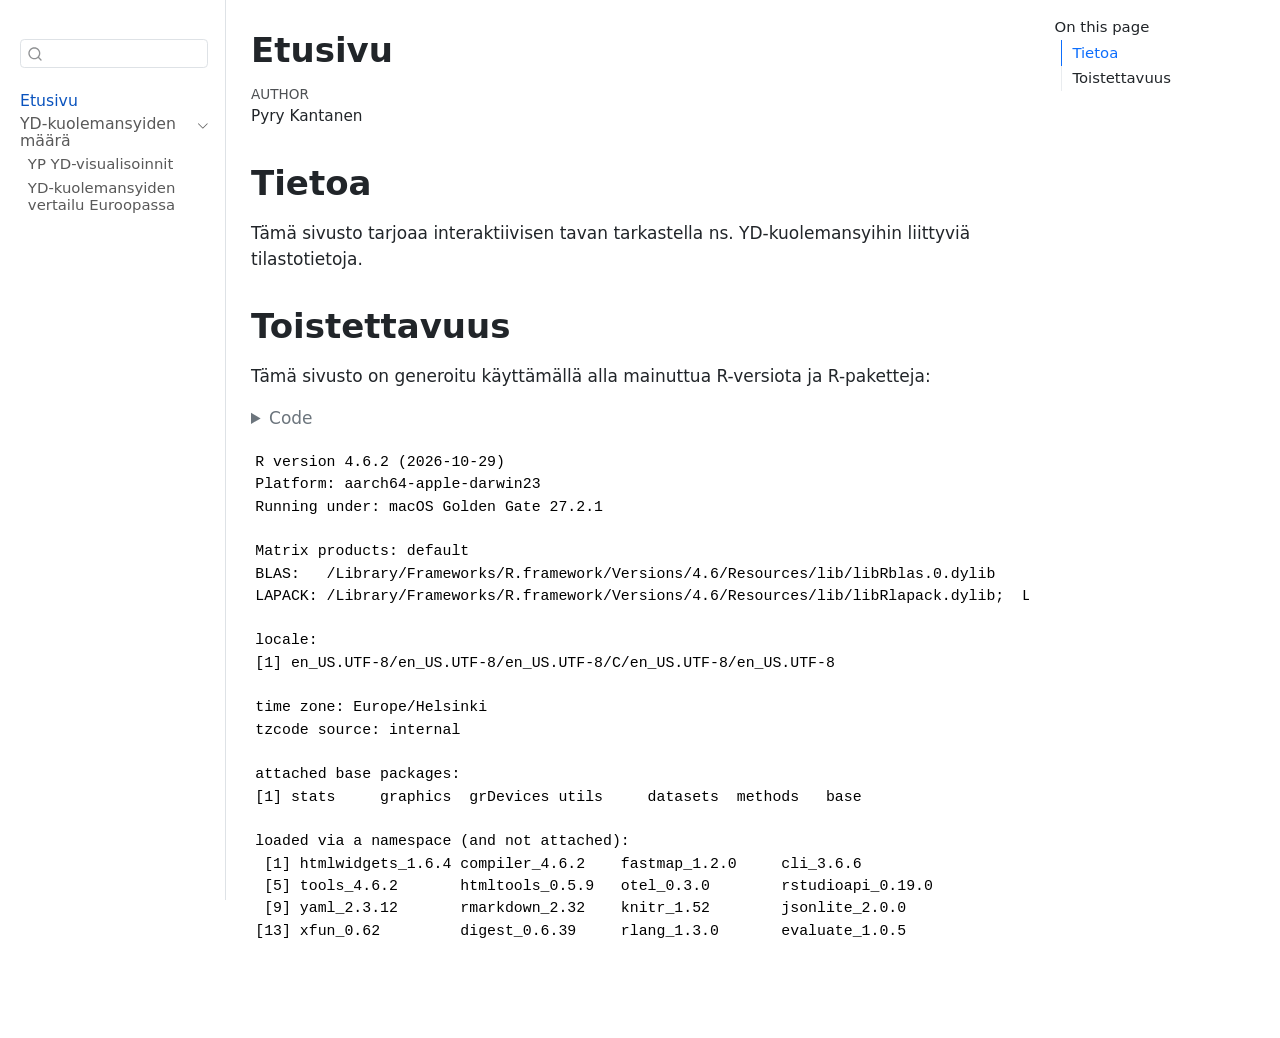
<file: docs/index.html>
<!DOCTYPE html>
<html xmlns="http://www.w3.org/1999/xhtml" lang="en" xml:lang="en"><head>

<meta charset="utf-8">
<meta name="generator" content="quarto-1.10.19">

<meta name="viewport" content="width=device-width, initial-scale=1.0, user-scalable=yes">

<meta name="author" content="Pyry Kantanen">

<title>Etusivu</title>
<style>
/* Default styles provided by pandoc.
** See https://pandoc.org/MANUAL.html#variables-for-html for config info.
*/
span.smallcaps{font-variant: small-caps;}
div.columns{display: flex; gap: 1.5em;}
div.column{flex: auto;}
@media screen {
div.columns{gap: min(4vw, 1.5em);}
div.column{overflow-x: auto;}
}
div.hanging-indent{margin-left: 1.5em; text-indent: -1.5em;}
ul.task-list{list-style: none;}
ul.task-list li input[type="checkbox"] {
  width: 0.8em;
  margin: 0 0.8em 0.2em -1em; /* quarto-specific, see https://github.com/quarto-dev/quarto-cli/issues/4556 */ 
  vertical-align: middle;
}
/* CSS for syntax highlighting */
html { -webkit-text-size-adjust: 100%; }
pre > code.sourceCode { white-space: pre; position: relative; }
pre > code.sourceCode > span { display: inline-block; line-height: 1.25; }
pre > code.sourceCode > span:empty { height: 1.2em; }
.sourceCode { overflow: visible; }
code.sourceCode > span { color: inherit; text-decoration: inherit; }
div.sourceCode { margin: 1em 0; }
pre.sourceCode { margin: 0; }
@media screen {
div.sourceCode { overflow: auto; }
}
@media print {
pre > code.sourceCode { white-space: pre-wrap; }
pre > code.sourceCode > span { text-indent: -5em; padding-left: 5em; }
}
pre.numberSource code
  { counter-reset: source-line 0; }
pre.numberSource code > span
  { position: relative; left: -4em; counter-increment: source-line; }
pre.numberSource code > span > a:first-child::before
  { content: counter(source-line);
    position: relative; left: -1em; text-align: right; vertical-align: baseline;
    border: none; display: inline-block;
    -webkit-touch-callout: none; -webkit-user-select: none;
    -khtml-user-select: none; -moz-user-select: none;
    -ms-user-select: none; user-select: none;
    padding: 0 4px; width: 4em;
  }
pre.numberSource { margin-left: 3em;  padding-left: 4px; }
div.sourceCode
  {   }
@media screen {
pre > code.sourceCode > span > a:first-child::before { text-decoration: underline; }
}
</style>


<script src="site_libs/quarto-nav/quarto-nav.js"></script>
<script src="site_libs/quarto-nav/headroom.min.js"></script>
<script src="site_libs/clipboard/clipboard.min.js"></script>
<script src="site_libs/quarto-search/autocomplete.umd.js"></script>
<script src="site_libs/quarto-search/fuse.min.js"></script>
<script src="site_libs/quarto-search/quarto-search.js"></script>
<meta name="quarto:offset" content="./">
<script src="site_libs/quarto-html/quarto.js" type="module"></script>
<script src="site_libs/quarto-html/tabsets/tabsets.js" type="module"></script>
<script src="site_libs/quarto-html/popper.min.js"></script>
<script src="site_libs/quarto-html/tippy.umd.min.js"></script>
<script src="site_libs/quarto-html/anchor.min.js"></script>
<link href="site_libs/quarto-html/tippy.css" rel="stylesheet">
<link href="site_libs/quarto-html/quarto-syntax-highlighting-bf27225e3a48a9273f3daa8f8e829971.css" rel="stylesheet" id="quarto-text-highlighting-styles">
<script src="site_libs/bootstrap/bootstrap.min.js"></script>
<link href="site_libs/bootstrap/bootstrap-icons.css" rel="stylesheet">
<link href="site_libs/bootstrap/bootstrap-3b78806efc01d56b01164baa91bd1ed1.min.css" rel="stylesheet" append-hash="true" id="quarto-bootstrap" data-mode="light">
<script id="quarto-search-options" type="application/json">{
  "location": "sidebar",
  "copy-button": false,
  "collapse-after": 3,
  "panel-placement": "start",
  "type": "textbox",
  "limit": 50,
  "keyboard-shortcut": [
    "f",
    "/",
    "s"
  ],
  "show-item-context": false,
  "language": {
    "search-no-results-text": "No results",
    "search-matching-documents-text": "matching documents",
    "search-copy-link-title": "Copy link to search",
    "search-hide-matches-text": "Hide additional matches",
    "search-more-match-text": "more match in this document",
    "search-more-matches-text": "more matches in this document",
    "search-clear-button-title": "Clear",
    "search-text-placeholder": "",
    "search-detached-cancel-button-title": "Cancel",
    "search-submit-button-title": "Submit",
    "search-label": "Search"
  }
}</script>


</head>

<body class="nav-sidebar docked quarto-light">

<div id="quarto-search-results"></div>
  <header id="quarto-header" class="headroom fixed-top">
  <nav class="quarto-secondary-nav">
    <div class="container-fluid d-flex">
      <button type="button" class="quarto-btn-toggle btn" data-bs-toggle="collapse" role="button" data-bs-target=".quarto-sidebar-collapse-item" aria-controls="quarto-sidebar" aria-expanded="false" aria-label="Toggle sidebar navigation" onclick="if (window.quartoToggleHeadroom) { window.quartoToggleHeadroom(); }">
        <i class="bi bi-layout-text-sidebar-reverse"></i>
      </button>
        <nav class="quarto-page-breadcrumbs" aria-label="breadcrumb"><ol class="breadcrumb"><li class="breadcrumb-item"><a href="./index.html">Etusivu</a></li></ol></nav>
        <a class="flex-grow-1" role="navigation" data-bs-toggle="collapse" data-bs-target=".quarto-sidebar-collapse-item" aria-controls="quarto-sidebar" aria-expanded="false" aria-label="Toggle sidebar navigation" onclick="if (window.quartoToggleHeadroom) { window.quartoToggleHeadroom(); }">      
        </a>
      <button type="button" class="btn quarto-search-button" aria-label="Search" onclick="window.quartoOpenSearch();">
        <i class="bi bi-search"></i>
      </button>
    </div>
  </nav>
</header>
<!-- content -->
<div id="quarto-content" class="quarto-container page-columns page-rows-contents page-layout-article">
<!-- sidebar -->
  <nav id="quarto-sidebar" class="sidebar collapse collapse-horizontal quarto-sidebar-collapse-item sidebar-navigation docked overflow-auto">
        <div class="mt-2 flex-shrink-0 align-items-center">
        <div class="sidebar-search">
        <div id="quarto-search" class="" title="Search"></div>
        </div>
        </div>
    <div class="sidebar-menu-container"> 
    <ul class="list-unstyled mt-1">
        <li class="sidebar-item">
  <div class="sidebar-item-container"> 
  <a href="./index.html" class="sidebar-item-text sidebar-link active">
 <span class="menu-text">Etusivu</span></a>
  </div>
</li>
        <li class="sidebar-item sidebar-item-section">
      <div class="sidebar-item-container"> 
            <a class="sidebar-item-text sidebar-link text-start" data-bs-toggle="collapse" data-bs-target="#quarto-sidebar-section-1" role="navigation" aria-expanded="true">
 <span class="menu-text">YD-kuolemansyiden määrä</span></a>
          <a class="sidebar-item-toggle text-start" data-bs-toggle="collapse" data-bs-target="#quarto-sidebar-section-1" role="navigation" aria-expanded="true" aria-label="Toggle section">
            <i class="bi bi-chevron-right ms-2"></i>
          </a> 
      </div>
      <ul id="quarto-sidebar-section-1" class="collapse list-unstyled sidebar-section depth1 show">  
          <li class="sidebar-item">
  <div class="sidebar-item-container"> 
  <a href="./datan-visualisointi.html" class="sidebar-item-text sidebar-link">
 <span class="menu-text">YP YD-visualisoinnit</span></a>
  </div>
</li>
          <li class="sidebar-item">
  <div class="sidebar-item-container"> 
  <a href="./eu-vertailu.html" class="sidebar-item-text sidebar-link">
 <span class="menu-text">YD-kuolemansyiden vertailu Euroopassa</span></a>
  </div>
</li>
      </ul>
  </li>
    </ul>
    </div>
</nav>
<div id="quarto-sidebar-glass" class="quarto-sidebar-collapse-item" data-bs-toggle="collapse" data-bs-target=".quarto-sidebar-collapse-item"></div>
<!-- margin-sidebar -->
    <div id="quarto-margin-sidebar" class="sidebar margin-sidebar">
        <nav id="TOC" role="doc-toc" class="toc-active" data-toc-expanded="3">
    <h2 id="toc-title">On this page</h2>
   
  <ul>
  <li><a href="#tietoa" id="toc-tietoa" class="nav-link active" data-scroll-target="#tietoa">Tietoa</a></li>
  <li><a href="#toistettavuus" id="toc-toistettavuus" class="nav-link" data-scroll-target="#toistettavuus">Toistettavuus</a></li>
  </ul>
</nav>
    </div>
<!-- main -->
<main class="content" id="quarto-document-content">

<header id="title-block-header" class="quarto-title-block default">
<div class="quarto-title">
<h1 class="title">Etusivu</h1>
</div>



<div class="quarto-title-meta">

    <div>
    <div class="quarto-title-meta-heading">Author</div>
    <div class="quarto-title-meta-contents">
             <p>Pyry Kantanen </p>
          </div>
  </div>
    
  
    
  </div>
  


</header>


<section id="tietoa" class="level1">
<h1>Tietoa</h1>
<p>Tämä sivusto tarjoaa interaktiivisen tavan tarkastella ns. YD-kuolemansyihin liittyviä tilastotietoja.</p>
</section>
<section id="toistettavuus" class="level1">
<h1>Toistettavuus</h1>
<p>Tämä sivusto on generoitu käyttämällä alla mainuttua R-versiota ja R-paketteja:</p>
<div class="cell">
<details class="code-fold">
<summary>Code</summary>
<div class="code-copy-outer-scaffold"><div class="sourceCode cell-code" id="cb1"><pre class="sourceCode r code-with-copy"><code class="sourceCode r"><span id="cb1-1"><a href="#cb1-1" aria-hidden="true" tabindex="-1"></a><span class="fu">sessionInfo</span>()</span></code></pre></div><button title="Copy to Clipboard" class="code-copy-button"><i class="bi"></i></button></div>
</details>
<div class="cell-output cell-output-stdout">
<pre><code>R version 4.6.2 (2026-10-29)
Platform: aarch64-apple-darwin23
Running under: macOS Golden Gate 27.2.1

Matrix products: default
BLAS:   /Library/Frameworks/R.framework/Versions/4.6/Resources/lib/libRblas.0.dylib 
LAPACK: /Library/Frameworks/R.framework/Versions/4.6/Resources/lib/libRlapack.dylib;  LAPACK version 3.12.1

locale:
[1] en_US.UTF-8/en_US.UTF-8/en_US.UTF-8/C/en_US.UTF-8/en_US.UTF-8

time zone: Europe/Helsinki
tzcode source: internal

attached base packages:
[1] stats     graphics  grDevices utils     datasets  methods   base     

loaded via a namespace (and not attached):
 [1] htmlwidgets_1.6.4 compiler_4.6.2    fastmap_1.2.0     cli_3.6.6        
 [5] tools_4.6.2       htmltools_0.5.9   otel_0.3.0        rstudioapi_0.19.0
 [9] yaml_2.3.12       rmarkdown_2.32    knitr_1.52        jsonlite_2.0.0   
[13] xfun_0.62         digest_0.6.39     rlang_1.3.0       evaluate_1.0.5   </code></pre>
</div>
</div>


</section>

</main> <!-- /main -->
<script id="quarto-html-after-body" type="application/javascript">
  window.document.addEventListener("DOMContentLoaded", function (event) {
    const icon = "";
    const anchorJS = new window.AnchorJS();
    anchorJS.options = {
      placement: 'right',
      icon: icon
    };
    anchorJS.add('.anchored');
    const isCodeAnnotation = (el) => {
      for (const clz of el.classList) {
        if (clz.startsWith('code-annotation-')) {                     
          return true;
        }
      }
      return false;
    }
    const onCopySuccess = function(e) {
      // button target
      const button = e.trigger;
      // don't keep focus
      button.blur();
      // flash "checked"
      button.classList.add('code-copy-button-checked');
      var currentTitle = button.getAttribute("title");
      button.setAttribute("title", "Copied!");
      let tooltip;
      if (window.bootstrap) {
        button.setAttribute("data-bs-toggle", "tooltip");
        button.setAttribute("data-bs-placement", "left");
        button.setAttribute("data-bs-title", "Copied!");
        tooltip = new bootstrap.Tooltip(button, 
          { trigger: "manual", 
            customClass: "code-copy-button-tooltip",
            offset: [0, -8]});
        tooltip.show();    
      }
      setTimeout(function() {
        if (tooltip) {
          tooltip.hide();
          button.removeAttribute("data-bs-title");
          button.removeAttribute("data-bs-toggle");
          button.removeAttribute("data-bs-placement");
        }
        button.setAttribute("title", currentTitle);
        button.classList.remove('code-copy-button-checked');
      }, 1000);
      // clear code selection
      e.clearSelection();
    }
    const getTextToCopy = function(trigger) {
      const outerScaffold = trigger.parentElement.cloneNode(true);
      const codeEl = outerScaffold.querySelector('code');
      for (const childEl of codeEl.children) {
        if (isCodeAnnotation(childEl)) {
          childEl.remove();
        }
      }
      return codeEl.innerText;
    }
    const clipboard = new window.ClipboardJS('.code-copy-button:not([data-in-quarto-modal])', {
      text: getTextToCopy
    });
    clipboard.on('success', onCopySuccess);
    if (window.document.getElementById('quarto-embedded-source-code-modal')) {
      const clipboardModal = new window.ClipboardJS('.code-copy-button[data-in-quarto-modal]', {
        text: getTextToCopy,
        container: window.document.getElementById('quarto-embedded-source-code-modal')
      });
      clipboardModal.on('success', onCopySuccess);
    }
      var localhostRegex = new RegExp(/^(?:http|https):\/\/localhost\:?[0-9]*\//);
      var mailtoRegex = new RegExp(/^mailto:/);
        var filterRegex = new RegExp('/' + window.location.host + '/');
      var isInternal = (href) => {
          return filterRegex.test(href) || localhostRegex.test(href) || mailtoRegex.test(href);
      }
      // Inspect non-navigation links and adorn them if external
     var links = window.document.querySelectorAll('a[href]:not(.nav-link):not(.navbar-brand):not(.toc-action):not(.sidebar-link):not(.sidebar-item-toggle):not(.pagination-link):not(.no-external):not([aria-hidden]):not(.dropdown-item):not(.quarto-navigation-tool):not(.about-link)');
      for (var i=0; i<links.length; i++) {
        const link = links[i];
        if (!isInternal(link.href)) {
          // undo the damage that might have been done by quarto-nav.js in the case of
          // links that we want to consider external
          if (link.dataset.originalHref !== undefined) {
            link.href = link.dataset.originalHref;
          }
        }
      }
    function tippyHover(el, contentFn, onTriggerFn, onUntriggerFn) {
      const config = {
        allowHTML: true,
        maxWidth: 500,
        delay: 100,
        arrow: false,
        appendTo: function(el) {
            return el.parentElement;
        },
        interactive: true,
        interactiveBorder: 10,
        theme: 'quarto',
        placement: 'bottom-start',
      };
      if (contentFn) {
        config.content = contentFn;
      }
      if (onTriggerFn) {
        config.onTrigger = onTriggerFn;
      }
      if (onUntriggerFn) {
        config.onUntrigger = onUntriggerFn;
      }
      window.tippy(el, config); 
    }
    const noterefs = window.document.querySelectorAll('a[role="doc-noteref"]');
    for (var i=0; i<noterefs.length; i++) {
      const ref = noterefs[i];
      tippyHover(ref, function() {
        // use id or data attribute instead here
        let href = ref.getAttribute('data-footnote-href') || ref.getAttribute('href');
        try { href = new URL(href).hash; } catch {}
        const id = href.replace(/^#\/?/, "");
        const note = window.document.getElementById(id);
        if (note) {
          return note.innerHTML;
        } else {
          return "";
        }
      });
    }
    const xrefs = window.document.querySelectorAll('a.quarto-xref');
    const processXRef = (id, note) => {
      // Strip column container classes
      const stripColumnClz = (el) => {
        el.classList.remove("page-full", "page-columns");
        if (el.children) {
          for (const child of el.children) {
            stripColumnClz(child);
          }
        }
      }
      stripColumnClz(note)
      if (id === null || id.startsWith('sec-')) {
        // Special case sections, only their first couple elements
        const container = document.createElement("div");
        if (note.children && note.children.length > 2) {
          container.appendChild(note.children[0].cloneNode(true));
          for (let i = 1; i < note.children.length; i++) {
            const child = note.children[i];
            if (child.tagName === "P" && child.innerText === "") {
              continue;
            } else {
              container.appendChild(child.cloneNode(true));
              break;
            }
          }
          if (window.Quarto?.typesetMath) {
            window.Quarto.typesetMath(container);
          }
          return container.innerHTML
        } else {
          if (window.Quarto?.typesetMath) {
            window.Quarto.typesetMath(note);
          }
          return note.innerHTML;
        }
      } else {
        // Remove any anchor links if they are present
        const anchorLink = note.querySelector('a.anchorjs-link');
        if (anchorLink) {
          anchorLink.remove();
        }
        if (window.Quarto?.typesetMath) {
          window.Quarto.typesetMath(note);
        }
        if (note.classList.contains("callout")) {
          return note.outerHTML;
        } else {
          return note.innerHTML;
        }
      }
    }
    for (var i=0; i<xrefs.length; i++) {
      const xref = xrefs[i];
      tippyHover(xref, undefined, function(instance) {
        instance.disable();
        let url = xref.getAttribute('href');
        let hash = undefined; 
        if (url.startsWith('#')) {
          hash = url;
        } else {
          try { hash = new URL(url).hash; } catch {}
        }
        if (hash) {
          const id = hash.replace(/^#\/?/, "");
          const note = window.document.getElementById(id);
          if (note !== null) {
            try {
              const html = processXRef(id, note.cloneNode(true));
              instance.setContent(html);
            } finally {
              instance.enable();
              instance.show();
            }
          } else {
            // See if we can fetch this
            fetch(url.split('#')[0])
            .then(res => res.text())
            .then(html => {
              const parser = new DOMParser();
              const htmlDoc = parser.parseFromString(html, "text/html");
              const note = htmlDoc.getElementById(id);
              if (note !== null) {
                const html = processXRef(id, note);
                instance.setContent(html);
              } 
            }).finally(() => {
              instance.enable();
              instance.show();
            });
          }
        } else {
          // See if we can fetch a full url (with no hash to target)
          // This is a special case and we should probably do some content thinning / targeting
          fetch(url)
          .then(res => res.text())
          .then(html => {
            const parser = new DOMParser();
            const htmlDoc = parser.parseFromString(html, "text/html");
            const note = htmlDoc.querySelector('main.content');
            if (note !== null) {
              // This should only happen for chapter cross references
              // (since there is no id in the URL)
              // remove the first header
              if (note.children.length > 0 && note.children[0].tagName === "HEADER") {
                note.children[0].remove();
              }
              const html = processXRef(null, note);
              instance.setContent(html);
            } 
          }).finally(() => {
            instance.enable();
            instance.show();
          });
        }
      }, function(instance) {
      });
    }
        let selectedAnnoteEl;
        const selectorForAnnotation = ( cell, annotation) => {
          let cellAttr = 'data-code-cell="' + cell + '"';
          let lineAttr = 'data-code-annotation="' +  annotation + '"';
          const selector = 'span[' + cellAttr + '][' + lineAttr + ']';
          return selector;
        }
        const selectCodeLines = (annoteEl) => {
          const doc = window.document;
          const targetCell = annoteEl.getAttribute("data-target-cell");
          const targetAnnotation = annoteEl.getAttribute("data-target-annotation");
          const annoteSpan = window.document.querySelector(selectorForAnnotation(targetCell, targetAnnotation));
          const lines = annoteSpan.getAttribute("data-code-lines").split(",");
          const lineIds = lines.map((line) => {
            return targetCell + "-" + line;
          })
          let top = null;
          let height = null;
          let parent = null;
          if (lineIds.length > 0) {
              //compute the position of the single el (top and bottom and make a div)
              const el = window.document.getElementById(lineIds[0]);
              top = el.offsetTop;
              height = el.offsetHeight;
              parent = el.parentElement.parentElement;
            if (lineIds.length > 1) {
              const lastEl = window.document.getElementById(lineIds[lineIds.length - 1]);
              const bottom = lastEl.offsetTop + lastEl.offsetHeight;
              height = bottom - top;
            }
            if (top !== null && height !== null && parent !== null) {
              // cook up a div (if necessary) and position it 
              let div = window.document.getElementById("code-annotation-line-highlight");
              if (div === null) {
                div = window.document.createElement("div");
                div.setAttribute("id", "code-annotation-line-highlight");
                div.style.position = 'absolute';
                parent.appendChild(div);
              }
              div.style.top = top - 2 + "px";
              div.style.height = height + 4 + "px";
              div.style.left = 0;
              let gutterDiv = window.document.getElementById("code-annotation-line-highlight-gutter");
              if (gutterDiv === null) {
                gutterDiv = window.document.createElement("div");
                gutterDiv.setAttribute("id", "code-annotation-line-highlight-gutter");
                gutterDiv.style.position = 'absolute';
                const codeCell = window.document.getElementById(targetCell);
                const gutter = codeCell.querySelector('.code-annotation-gutter');
                gutter.appendChild(gutterDiv);
              }
              gutterDiv.style.top = top - 2 + "px";
              gutterDiv.style.height = height + 4 + "px";
            }
            selectedAnnoteEl = annoteEl;
          }
        };
        const unselectCodeLines = () => {
          const elementsIds = ["code-annotation-line-highlight", "code-annotation-line-highlight-gutter"];
          elementsIds.forEach((elId) => {
            const div = window.document.getElementById(elId);
            if (div) {
              div.remove();
            }
          });
          selectedAnnoteEl = undefined;
        };
          // Handle positioning of the toggle
      window.addEventListener(
        "resize",
        throttle(() => {
          elRect = undefined;
          if (selectedAnnoteEl) {
            selectCodeLines(selectedAnnoteEl);
          }
        }, 10)
      );
      function throttle(fn, ms) {
      let throttle = false;
      let timer;
        return (...args) => {
          if(!throttle) { // first call gets through
              fn.apply(this, args);
              throttle = true;
          } else { // all the others get throttled
              if(timer) clearTimeout(timer); // cancel #2
              timer = setTimeout(() => {
                fn.apply(this, args);
                timer = throttle = false;
              }, ms);
          }
        };
      }
        // Attach click handler to the DT
        const annoteDls = window.document.querySelectorAll('dt[data-target-cell]');
        for (const annoteDlNode of annoteDls) {
          annoteDlNode.addEventListener('click', (event) => {
            const clickedEl = event.target;
            if (clickedEl !== selectedAnnoteEl) {
              unselectCodeLines();
              const activeEl = window.document.querySelector('dt[data-target-cell].code-annotation-active');
              if (activeEl) {
                activeEl.classList.remove('code-annotation-active');
              }
              selectCodeLines(clickedEl);
              clickedEl.classList.add('code-annotation-active');
            } else {
              // Unselect the line
              unselectCodeLines();
              clickedEl.classList.remove('code-annotation-active');
            }
          });
        }
    const findCites = (el) => {
      const parentEl = el.parentElement;
      if (parentEl) {
        const cites = parentEl.dataset.cites;
        if (cites) {
          return {
            el,
            cites: cites.split(' ')
          };
        } else {
          return findCites(el.parentElement)
        }
      } else {
        return undefined;
      }
    };
    var bibliorefs = window.document.querySelectorAll('a[role="doc-biblioref"]');
    for (var i=0; i<bibliorefs.length; i++) {
      const ref = bibliorefs[i];
      const citeInfo = findCites(ref);
      if (citeInfo) {
        tippyHover(citeInfo.el, function() {
          var popup = window.document.createElement('div');
          citeInfo.cites.forEach(function(cite) {
            var citeDiv = window.document.createElement('div');
            citeDiv.classList.add('hanging-indent');
            citeDiv.classList.add('csl-entry');
            var biblioDiv = window.document.getElementById('ref-' + cite);
            if (biblioDiv) {
              citeDiv.innerHTML = biblioDiv.innerHTML;
            }
            popup.appendChild(citeDiv);
          });
          return popup.innerHTML;
        });
      }
    }
  });
  </script>
</div> <!-- /content -->




</body></html>
</file>
<file: docs/site_libs/quarto-html/tippy.css>
.tippy-box[data-animation=fade][data-state=hidden]{opacity:0}[data-tippy-root]{max-width:calc(100vw - 10px)}.tippy-box{position:relative;background-color:#333;color:#fff;border-radius:4px;font-size:14px;line-height:1.4;white-space:normal;outline:0;transition-property:transform,visibility,opacity}.tippy-box[data-placement^=top]>.tippy-arrow{bottom:0}.tippy-box[data-placement^=top]>.tippy-arrow:before{bottom:-7px;left:0;border-width:8px 8px 0;border-top-color:initial;transform-origin:center top}.tippy-box[data-placement^=bottom]>.tippy-arrow{top:0}.tippy-box[data-placement^=bottom]>.tippy-arrow:before{top:-7px;left:0;border-width:0 8px 8px;border-bottom-color:initial;transform-origin:center bottom}.tippy-box[data-placement^=left]>.tippy-arrow{right:0}.tippy-box[data-placement^=left]>.tippy-arrow:before{border-width:8px 0 8px 8px;border-left-color:initial;right:-7px;transform-origin:center left}.tippy-box[data-placement^=right]>.tippy-arrow{left:0}.tippy-box[data-placement^=right]>.tippy-arrow:before{left:-7px;border-width:8px 8px 8px 0;border-right-color:initial;transform-origin:center right}.tippy-box[data-inertia][data-state=visible]{transition-timing-function:cubic-bezier(.54,1.5,.38,1.11)}.tippy-arrow{width:16px;height:16px;color:#333}.tippy-arrow:before{content:"";position:absolute;border-color:transparent;border-style:solid}.tippy-content{position:relative;padding:5px 9px;z-index:1}
</file>
<file: docs/site_libs/quarto-html/quarto-syntax-highlighting-bf27225e3a48a9273f3daa8f8e829971.css>
/* quarto syntax highlight colors */
:root {
  --quarto-hl-ot-color: #003B4F;
  --quarto-hl-at-color: #657422;
  --quarto-hl-ss-color: #20794D;
  --quarto-hl-an-color: #5E5E5E;
  --quarto-hl-fu-color: #4758AB;
  --quarto-hl-st-color: #20794D;
  --quarto-hl-cf-color: #003B4F;
  --quarto-hl-op-color: #5E5E5E;
  --quarto-hl-er-color: #AD0000;
  --quarto-hl-bn-color: #AD0000;
  --quarto-hl-al-color: #AD0000;
  --quarto-hl-va-color: #111111;
  --quarto-hl-bu-color: inherit;
  --quarto-hl-ex-color: inherit;
  --quarto-hl-pp-color: #AD0000;
  --quarto-hl-in-color: #5E5E5E;
  --quarto-hl-vs-color: #20794D;
  --quarto-hl-wa-color: #5E5E5E;
  --quarto-hl-do-color: #5E5E5E;
  --quarto-hl-im-color: #00769E;
  --quarto-hl-ch-color: #20794D;
  --quarto-hl-dt-color: #AD0000;
  --quarto-hl-fl-color: #AD0000;
  --quarto-hl-co-color: #5E5E5E;
  --quarto-hl-cv-color: #5E5E5E;
  --quarto-hl-cn-color: #8f5902;
  --quarto-hl-sc-color: #5E5E5E;
  --quarto-hl-dv-color: #AD0000;
  --quarto-hl-kw-color: #003B4F;
}

/* other quarto variables */
:root {
  --quarto-font-monospace: SFMono-Regular, Menlo, Monaco, Consolas, "Liberation Mono", "Courier New", monospace;
}

/* syntax highlight based on Pandoc's rules */
pre > code.sourceCode > span {
  color: #003B4F;
}

code.sourceCode > span {
  color: #003B4F;
}

div.sourceCode,
div.sourceCode pre.sourceCode {
  color: #003B4F;
}

/* Normal */
code span {
  color: #003B4F;
}

/* Alert */
code span.al {
  color: #AD0000;
  font-style: inherit;
}

/* Annotation */
code span.an {
  color: #5E5E5E;
  font-style: inherit;
}

/* Attribute */
code span.at {
  color: #657422;
  font-style: inherit;
}

/* BaseN */
code span.bn {
  color: #AD0000;
  font-style: inherit;
}

/* BuiltIn */
code span.bu {
  font-style: inherit;
}

/* ControlFlow */
code span.cf {
  color: #003B4F;
  font-weight: bold;
  font-style: inherit;
}

/* Char */
code span.ch {
  color: #20794D;
  font-style: inherit;
}

/* Constant */
code span.cn {
  color: #8f5902;
  font-style: inherit;
}

/* Comment */
code span.co {
  color: #5E5E5E;
  font-style: inherit;
}

/* CommentVar */
code span.cv {
  color: #5E5E5E;
  font-style: italic;
}

/* Documentation */
code span.do {
  color: #5E5E5E;
  font-style: italic;
}

/* DataType */
code span.dt {
  color: #AD0000;
  font-style: inherit;
}

/* DecVal */
code span.dv {
  color: #AD0000;
  font-style: inherit;
}

/* Error */
code span.er {
  color: #AD0000;
  font-style: inherit;
}

/* Extension */
code span.ex {
  font-style: inherit;
}

/* Float */
code span.fl {
  color: #AD0000;
  font-style: inherit;
}

/* Function */
code span.fu {
  color: #4758AB;
  font-style: inherit;
}

/* Import */
code span.im {
  color: #00769E;
  font-style: inherit;
}

/* Information */
code span.in {
  color: #5E5E5E;
  font-style: inherit;
}

/* Keyword */
code span.kw {
  color: #003B4F;
  font-weight: bold;
  font-style: inherit;
}

/* Operator */
code span.op {
  color: #5E5E5E;
  font-style: inherit;
}

/* Other */
code span.ot {
  color: #003B4F;
  font-style: inherit;
}

/* Preprocessor */
code span.pp {
  color: #AD0000;
  font-style: inherit;
}

/* SpecialChar */
code span.sc {
  color: #5E5E5E;
  font-style: inherit;
}

/* SpecialString */
code span.ss {
  color: #20794D;
  font-style: inherit;
}

/* String */
code span.st {
  color: #20794D;
  font-style: inherit;
}

/* Variable */
code span.va {
  color: #111111;
  font-style: inherit;
}

/* VerbatimString */
code span.vs {
  color: #20794D;
  font-style: inherit;
}

/* Warning */
code span.wa {
  color: #5E5E5E;
  font-style: italic;
}

.prevent-inlining {
  content: "</";
}

/*# sourceMappingURL=8be38f48d34c45af72792cbd699585e7.css.map */
</file>
